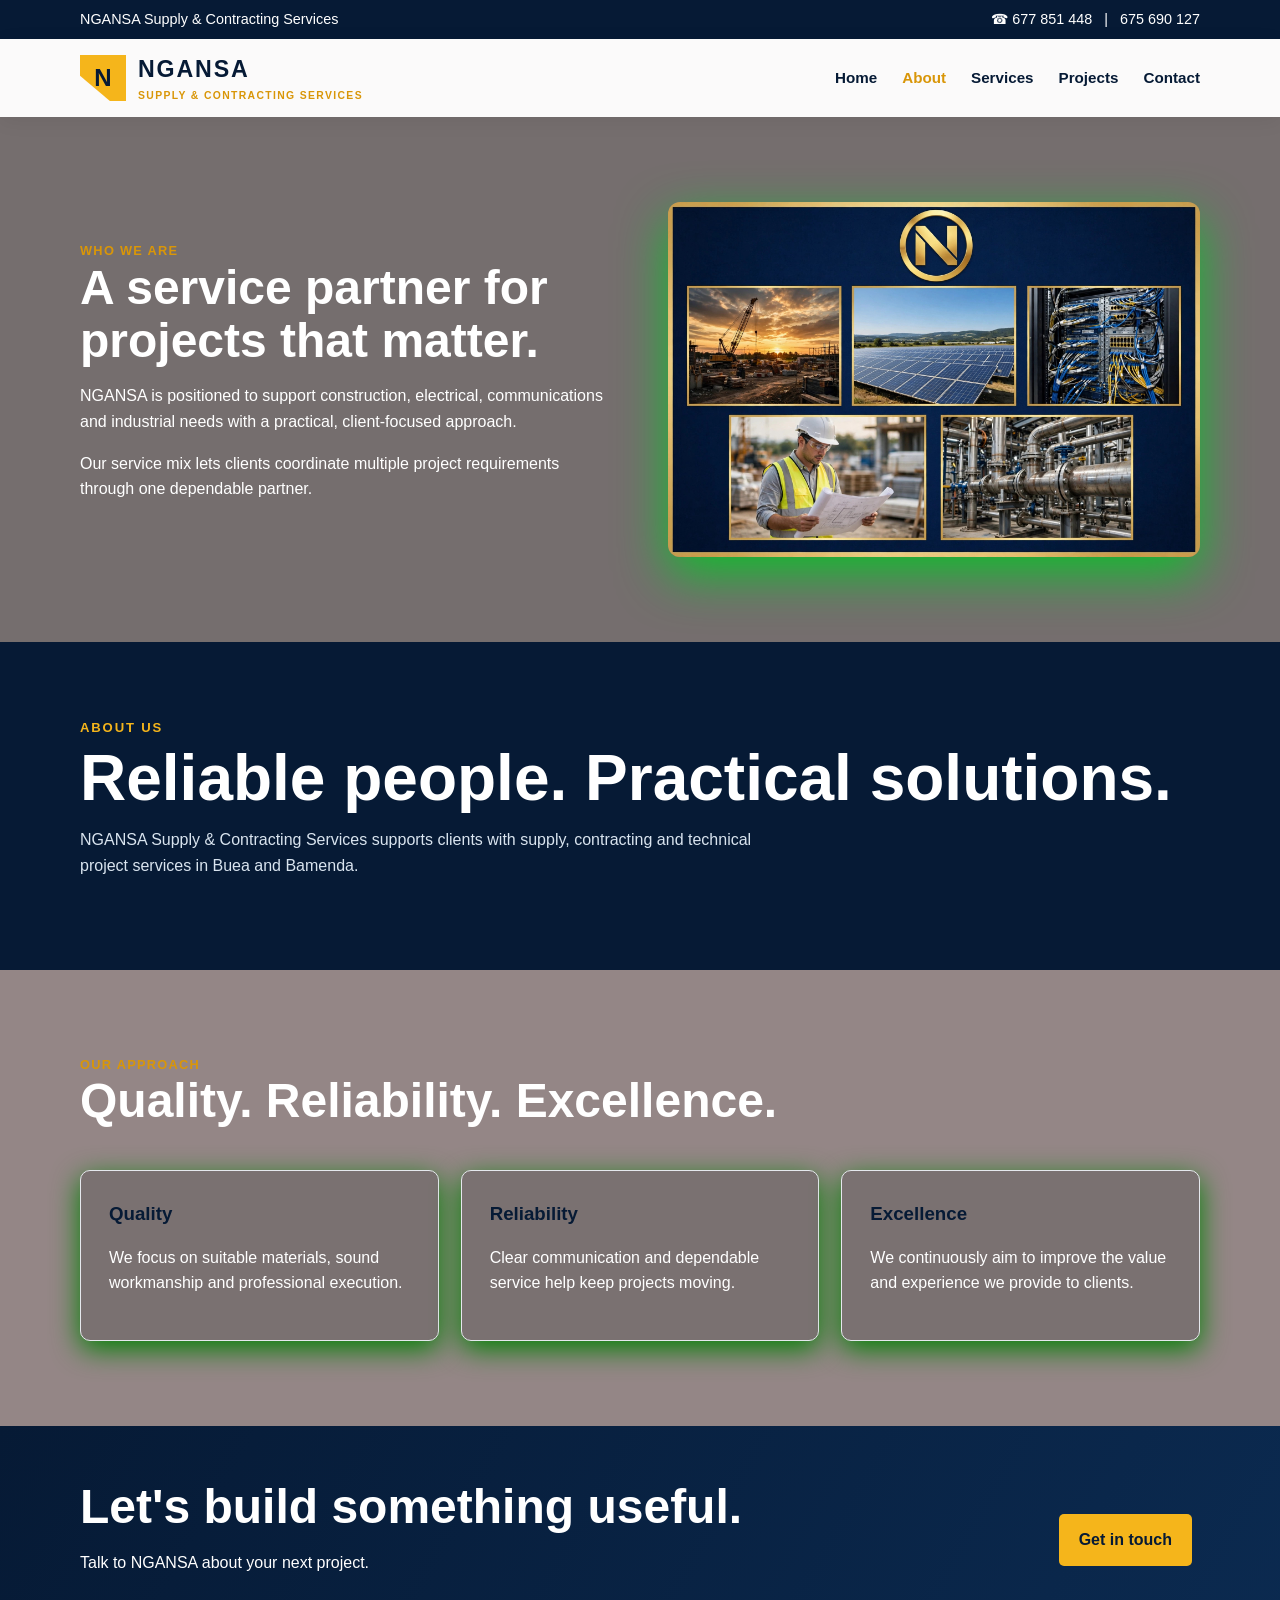
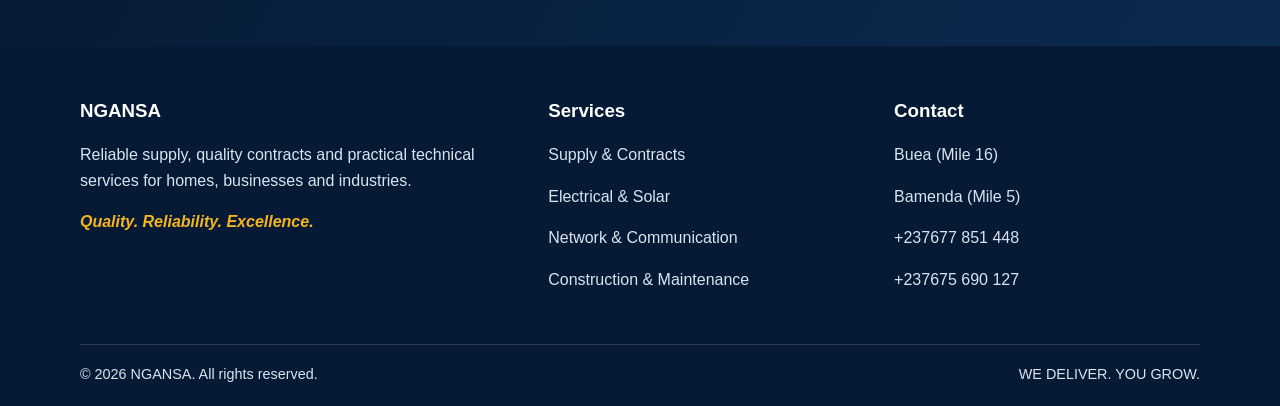
<file: about.html>
<!DOCTYPE html>
<html lang="en">

<head>
    <meta charset="UTF-8">
    <meta name="viewport" content="width=device-width, initial-scale=1.0">
    <meta name="description"
        content="NGANSA Supply & Contracting Services - supply, contracts, electrical, solar, network, construction and industrial services.">
    <title>About Us | NGANSA</title>
    <link rel="stylesheet" href="styles.css">
</head>

<body>
    <div class="topbar">
        <div class="container"><span>NGANSA Supply & Contracting Services</span><span>☎ 677 851 448 &nbsp; | &nbsp; 675
                690 127</span></div>
    </div>
    <header class="site-header">
        <nav class="nav container">
            <a class="brand" href="index.html"><span
                    class="brand-mark">N</span><span><strong>NGANSA</strong><small>SUPPLY & CONTRACTING
                        SERVICES</small></span></a>
            <button class="menu-btn" onclick="toggleMenu()" aria-label="Open navigation">☰</button>
            <ul class="nav-links">
                <li><a class="" href="index.html">Home</a></li>
                <li><a class="active" href="about.html">About</a></li>
                <li><a class="" href="services.html">Services</a></li>
                <li><a class="" href="projects.html">Projects</a></li>
                <li><a class="" href="contact.html">Contact</a></li>
            </ul>
        </nav>
    </header>

    <section class="section">
        <div class="container split">
            <div>
                <div class="kicker">Who we are</div>
                <h2>A service partner for projects that matter.</h2>
                <p>NGANSA is positioned to support construction, electrical, communications and industrial needs with a
                    practical, client-focused approach.</p>
                <p>Our service mix lets clients coordinate multiple project requirements through one dependable partner.
                </p>
            </div><img src="IMAGES/IMG-20260729-WA4032 (1) (1).jpg" alt="NGANSA company profile">
        </div>
    </section>
    <section class="page-hero">
        <div class="container">
            <div class="eyebrow">About us</div>
            <h1>Reliable people. Practical solutions.</h1>
            <p>NGANSA Supply & Contracting Services supports clients with supply, contracting and technical project
                services in Buea and Bamenda.</p>
        </div>
    </section>
    <section class="section alt">
        <div class="container">
            <div class="section-head">
                <div class="kicker">Our approach</div>
                <h2>Quality. Reliability. Excellence.</h2>
            </div>
            <div class="grid-3">
                <div class="card">
                    <h3>Quality</h3>
                    <p>We focus on suitable materials, sound workmanship and professional execution.</p>
                </div>
                <div class="card">
                    <h3>Reliability</h3>
                    <p>Clear communication and dependable service help keep projects moving.</p>
                </div>
                <div class="card">
                    <h3>Excellence</h3>
                    <p>We continuously aim to improve the value and experience we provide to clients.</p>
                </div>
            </div>
        </div>
    </section>
    <section class="cta">
        <div class="container cta-inner">
            <div>
                <h2>Let's build something useful.</h2>
                <p>Talk to NGANSA about your next project.</p>
            </div><a class="btn btn-gold" href="contact.html">Get in touch</a>
        </div>
    </section>

    <footer>
        <div class="container footer-grid">
            <div>
                <h3>NGANSA</h3>
                <p>Reliable supply, quality contracts and practical technical services for homes, businesses and
                    industries.</p>
                <p class="tagline">Quality. Reliability. Excellence.</p>
            </div>
            <div>
                <h3>Services</h3>
                <p><a href="services.html">Supply & Contracts</a></p>
                <p><a href="services.html">Electrical & Solar</a></p>
                <p><a href="services.html">Network & Communication</a></p>
                <p><a href="services.html">Construction & Maintenance</a></p>
            </div>
            <div>
                <h3>Contact</h3>
                <p>Buea (Mile 16)</p>
                <p>Bamenda (Mile 5)</p>
                <p>+237677 851 448</p>
                <p>+237675 690 127</p>
            </div>
        </div>
        <div class="container footer-bottom"><span>© 2026 NGANSA. All rights reserved.</span><span>WE DELIVER. YOU
                GROW.</span></div>
    </footer>
    <script src="script.js"></script>
</body>

</html>
</file>
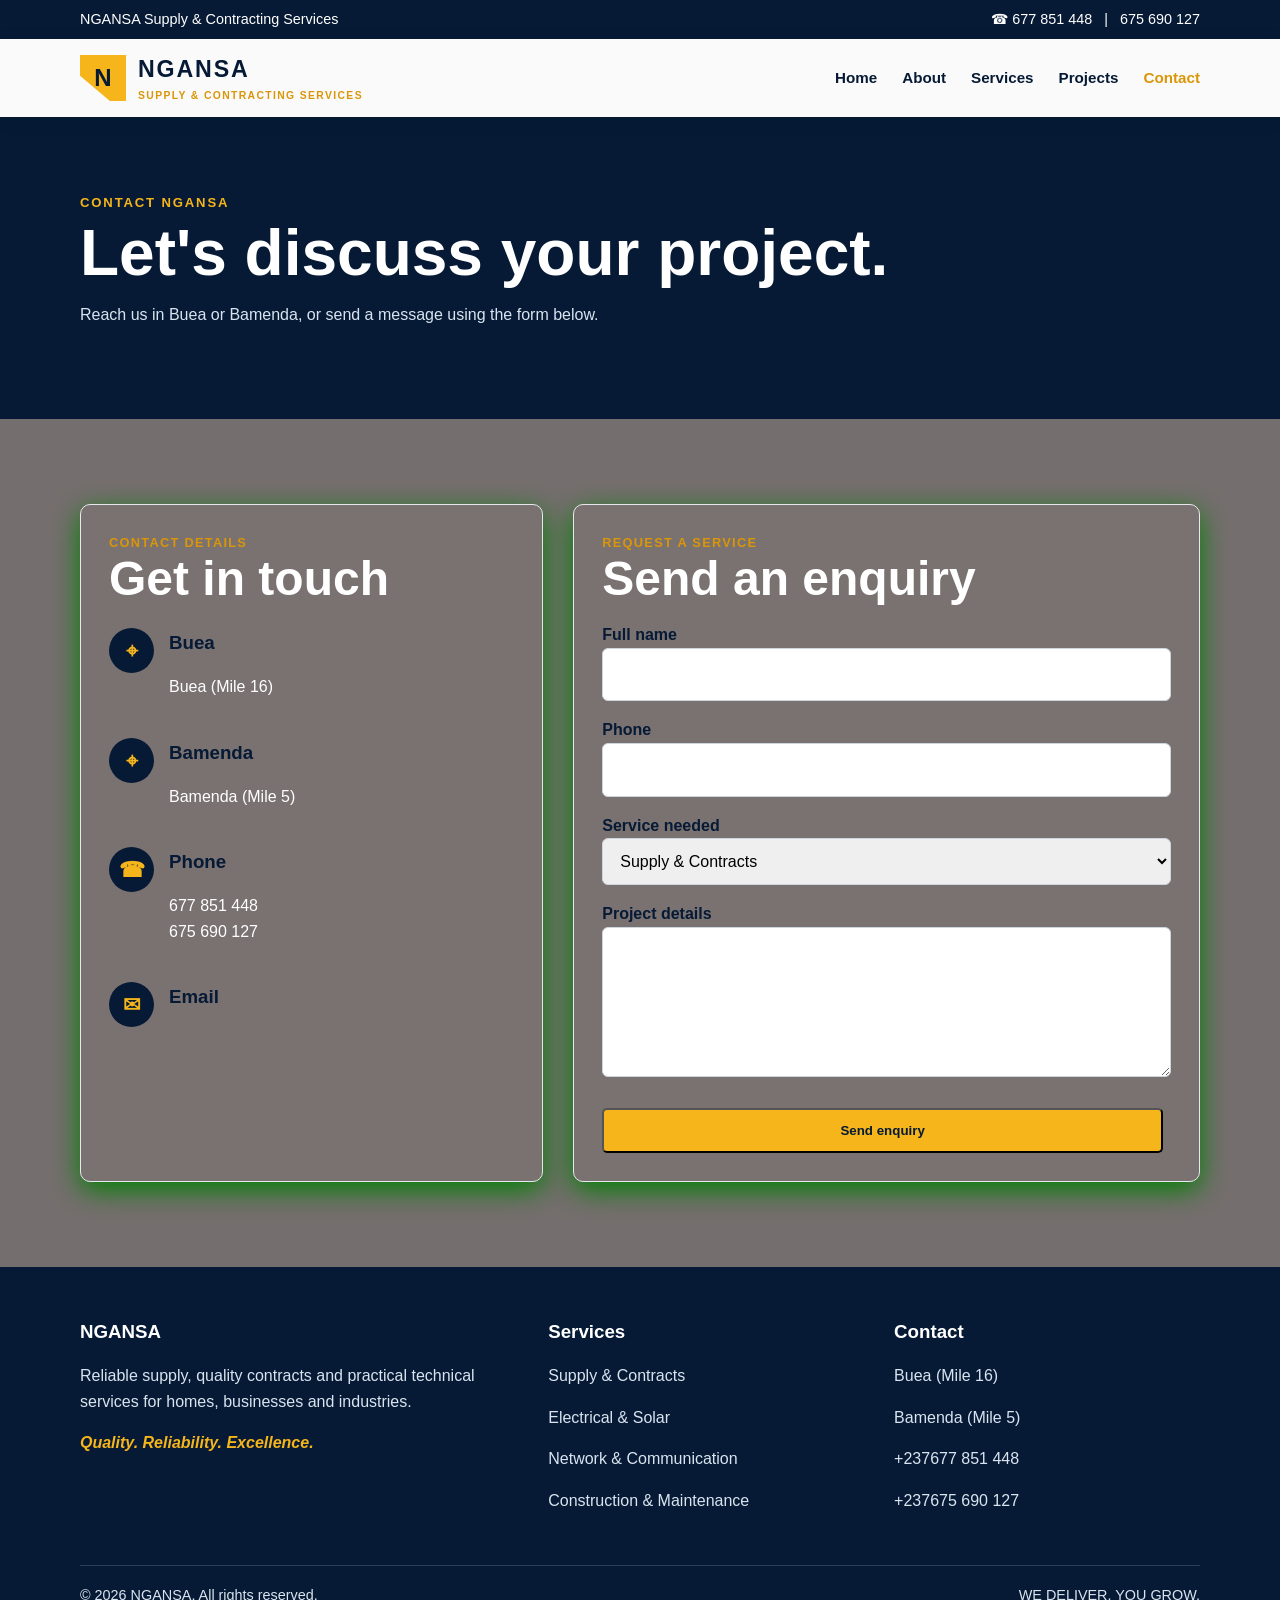
<file: contact.html>
<!DOCTYPE html>
<html lang="en">

<head>
    <meta charset="UTF-8">
    <meta name="viewport" content="width=device-width, initial-scale=1.0">
    <meta name="description"
        content="NGANSA Supply & Contracting Services - supply, contracts, electrical, solar, network, construction and industrial services.">
    <title>Contact | NGANSA</title>
    <link rel="stylesheet" href="styles.css">
</head>

<body>
    <div class="topbar">
        <div class="container"><span>NGANSA Supply & Contracting Services</span><span>☎ 677 851 448 &nbsp; | &nbsp; 675
                690 127</span></div>
    </div>
    <header class="site-header">
        <nav class="nav container">
            <a class="brand" href="index.html"><span
                    class="brand-mark">N</span><span><strong>NGANSA</strong><small>SUPPLY & CONTRACTING
                        SERVICES</small></span></a>
            <button class="menu-btn" onclick="toggleMenu()" aria-label="Open navigation">☰</button>
            <ul class="nav-links">
                <li><a class="" href="index.html">Home</a></li>
                <li><a class="" href="about.html">About</a></li>
                <li><a class="" href="services.html">Services</a></li>
                <li><a class="" href="projects.html">Projects</a></li>
                <li><a class="active" href="contact.html">Contact</a></li>
            </ul>
        </nav>
    </header>

    <section class="page-hero">
        <div class="container">
            <div class="eyebrow">Contact NGANSA</div>
            <h1>Let's discuss your project.</h1>
            <p>Reach us in Buea or Bamenda, or send a message using the form below.</p>
        </div>
    </section>
    <section class="section">
        <div class="container contact-grid">
            <div class="card">
                <div class="kicker">Contact details</div>
                <h2>Get in touch</h2>
                <div class="contact-item">
                    <div class="icon">⌖</div>
                    <div>
                        <h3>Buea</h3>
                        <p>Buea (Mile 16)</p>
                    </div>
                </div>
                <div class="contact-item">
                    <div class="icon">⌖</div>
                    <div>
                        <h3>Bamenda</h3>
                        <p>Bamenda (Mile 5)</p>
                    </div>
                </div>
                <div class="contact-item">
                    <div class="icon">☎</div>
                    <div>
                        <h3>Phone</h3>
                        <p>677 851 448<br>675 690 127</p>
                    </div>
                </div>
                <div class="contact-item">
                    <div class="icon">✉</div>
                    <div>
                        <h3>Email</h3>
                        <p><div NOT AVAILABLE AT THE MOMENTS></div></p>
                    </div>
                </div>
                
            </div>
            <div class="card">
                <div class="kicker">Request a service</div>
                <h2>Send an enquiry</h2>
                <form id="contactForm">
                    <div><label for="name">Full name</label><input id="name" name="name" required autocomplete="off"></div>
                    <div><label for="phone">Phone</label><input id="phone" name="phone" type="tel" required autocomplete="off"></div>
                    <div><label for="service">Service needed</label><select id="service" name="service">
                            <option>Supply & Contracts</option>
                            <option>Electrical & Solar Works</option>
                            <option>Network & Communication Systems</option>
                            <option>Construction & Maintenance</option>
                            <option>Industrial Installations</option>
                        </select></div>
                    <div><label for="message">Project details</label><textarea id="message" name="message"
                            required></textarea></div>
                    <button class="btn btn-gold" type="submit" href="http://wa.me/677851448">Send enquiry</button>
                </form>
            </div>
        </div>
    </section>

    <footer>
        <div class="container footer-grid">
            <div>
                <h3>NGANSA</h3>
                <p>Reliable supply, quality contracts and practical technical services for homes, businesses and
                    industries.</p>
                <p class="tagline">Quality. Reliability. Excellence.</p>
            </div>
            <div>
                <h3>Services</h3>
                <p><a href="services.html">Supply & Contracts</a></p>
                <p><a href="services.html">Electrical & Solar</a></p>
                <p><a href="services.html">Network & Communication</a></p>
                <p><a href="services.html">Construction & Maintenance</a></p>
            </div>
            <div>
                <h3>Contact</h3>
                <p>Buea (Mile 16)</p>
                <p>Bamenda (Mile 5)</p>
                <p>+237677 851 448</p>
                <p>+237675 690 127</p>
            </div>
        </div>
        <div class="container footer-bottom"><span>© 2026 NGANSA. All rights reserved.</span><span>WE DELIVER. YOU
                GROW.</span></div>
    </footer>
    <script src="script.js"></script>
</body>

</html>
</file>
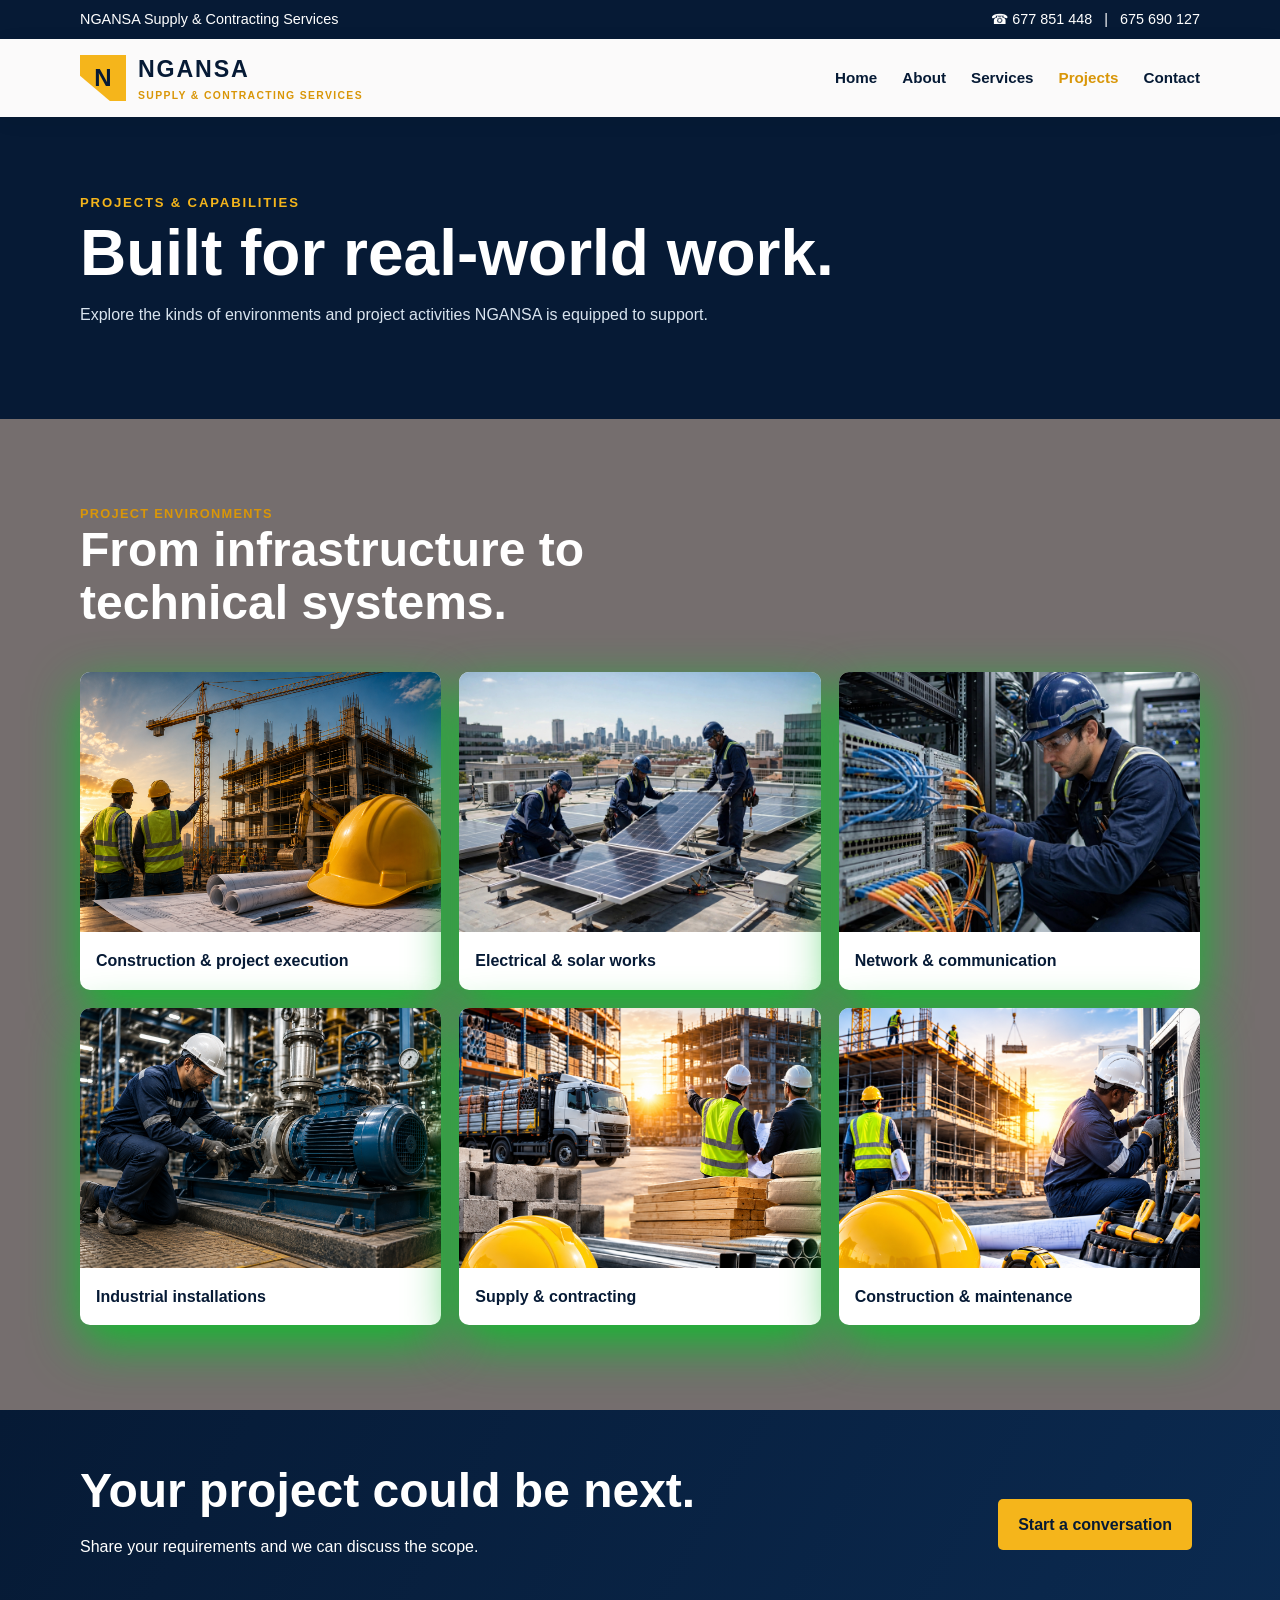
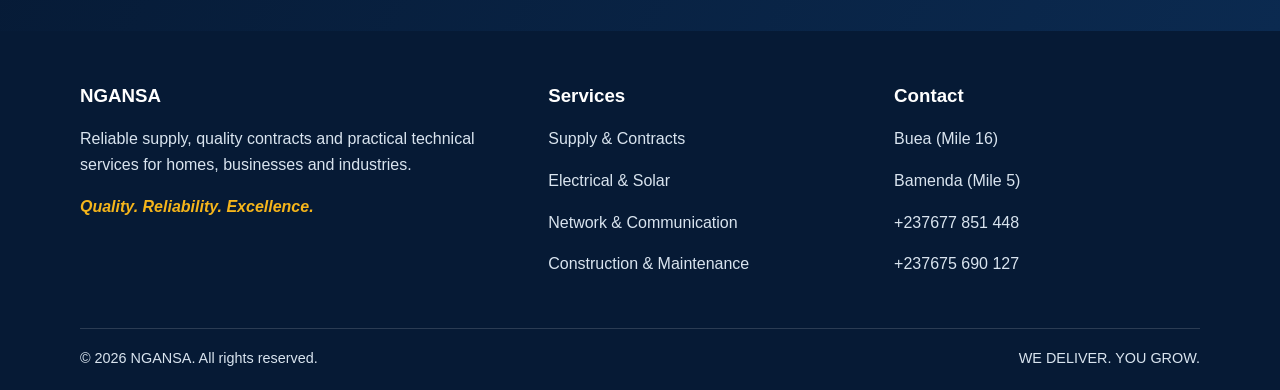
<file: projects.html>
<!DOCTYPE html>
<html lang="en">

<head>
    <meta charset="UTF-8">
    <meta name="viewport" content="width=device-width, initial-scale=1.0">
    <meta name="description"
        content="NGANSA Supply & Contracting Services - supply, contracts, electrical, solar, network, construction and industrial services.">
    <title>Projects | NGANSA</title>
    <link rel="stylesheet" href="styles.css">
</head>

<body>
    <div class="topbar">
        <div class="container"><span>NGANSA Supply & Contracting Services</span><span>☎ 677 851 448 &nbsp; | &nbsp; 675
                690 127</span></div>
    </div>
    <header class="site-header">
        <nav class="nav container">
            <a class="brand" href="index.html"><span
                    class="brand-mark">N</span><span><strong>NGANSA</strong><small>SUPPLY & CONTRACTING
                        SERVICES</small></span></a>
            <button class="menu-btn" onclick="toggleMenu()" aria-label="Open navigation">☰</button>
            <ul class="nav-links">
                <li><a class="" href="index.html">Home</a></li>
                <li><a class="" href="about.html">About</a></li>
                <li><a class="" href="services.html">Services</a></li>
                <li><a class="active" href="projects.html">Projects</a></li>
                <li><a class="" href="contact.html">Contact</a></li>
            </ul>
        </nav>
    </header>

    <section class="page-hero">
        <div class="container">
            <div class="eyebrow">Projects & capabilities</div>
            <h1>Built for real-world work.</h1>
            <p>Explore the kinds of environments and project activities NGANSA is equipped to support.</p>
        </div>
    </section>
    <section class="section">
        <div class="container">
            <div class="section-head">
                <div class="kicker">Project environments</div>
                <h2>From infrastructure to technical systems.</h2>
            </div>
            <div class="gallery">
                <figure><img src="IMAGES/file_00000000d2f081f48e6169f6450ce422 (1) (1).png"
                        alt="NGANSA construction and project work">
                    <figcaption>Construction & project execution</figcaption>
                </figure>
                <figure><img src="IMAGES/IMG-20260729-WA6979 (1) (1).jpg" alt="NGANSA electrical and solar services">
                    <figcaption>Electrical & solar works</figcaption>
                </figure>
                <figure><img src="IMAGES/IMG-20260729-WA7177 (1) (1).jpg" alt="NGANSA network communication services">
                    <figcaption>Network & communication</figcaption>
                </figure>
                <figure><img src="IMAGES/file_0000000034f4820abe10b89768e301c1 (1) (1).png"alt="NGANSA industrial installation services">
                    <figcaption>Industrial installations</figcaption>
                </figure>
                <figure><img src="IMAGES/file_00000000395c82108886fcdcbac9b803 (1) (1).png" alt="NGANSA supply and contracting">
                    <figcaption>Supply & contracting</figcaption>
                </figure>
                <figure><img src="IMAGES/file_0000000009b081f5b53c41dd3826ba79 (1).png" alt="NGANSA maintenance services">
                    <figcaption>Construction & maintenance</figcaption>
                </figure>
            </div>
        </div>
    </section>
    <section class="cta">
        <div class="container cta-inner">
            <div>
                <h2>Your project could be next.</h2>
                <p>Share your requirements and we can discuss the scope.</p>
            </div><a class="btn btn-gold" href="contact.html">Start a conversation</a>
        </div>
    </section>

    <footer>
        <div class="container footer-grid">
            <div>
                <h3>NGANSA</h3>
                <p>Reliable supply, quality contracts and practical technical services for homes, businesses and
                    industries.</p>
                <p class="tagline">Quality. Reliability. Excellence.</p>
            </div>
            <div>
                <h3>Services</h3>
                <p><a href="services.html">Supply & Contracts</a></p>
                <p><a href="services.html">Electrical & Solar</a></p>
                <p><a href="services.html">Network & Communication</a></p>
                <p><a href="services.html">Construction & Maintenance</a></p>
            </div>
            <div>
                <h3>Contact</h3>
                <p>Buea (Mile 16)</p>
                <p>Bamenda (Mile 5)</p>
                <p>+237677 851 448</p>
                <p>+237675 690 127</p>
            </div>
        </div>
        <div class="container footer-bottom"><span>© 2026 NGANSA. All rights reserved.</span><span>WE DELIVER. YOU
                GROW.</span></div>
    </footer>
    <script src="script.js"></script>
</body>

</html>
</file>
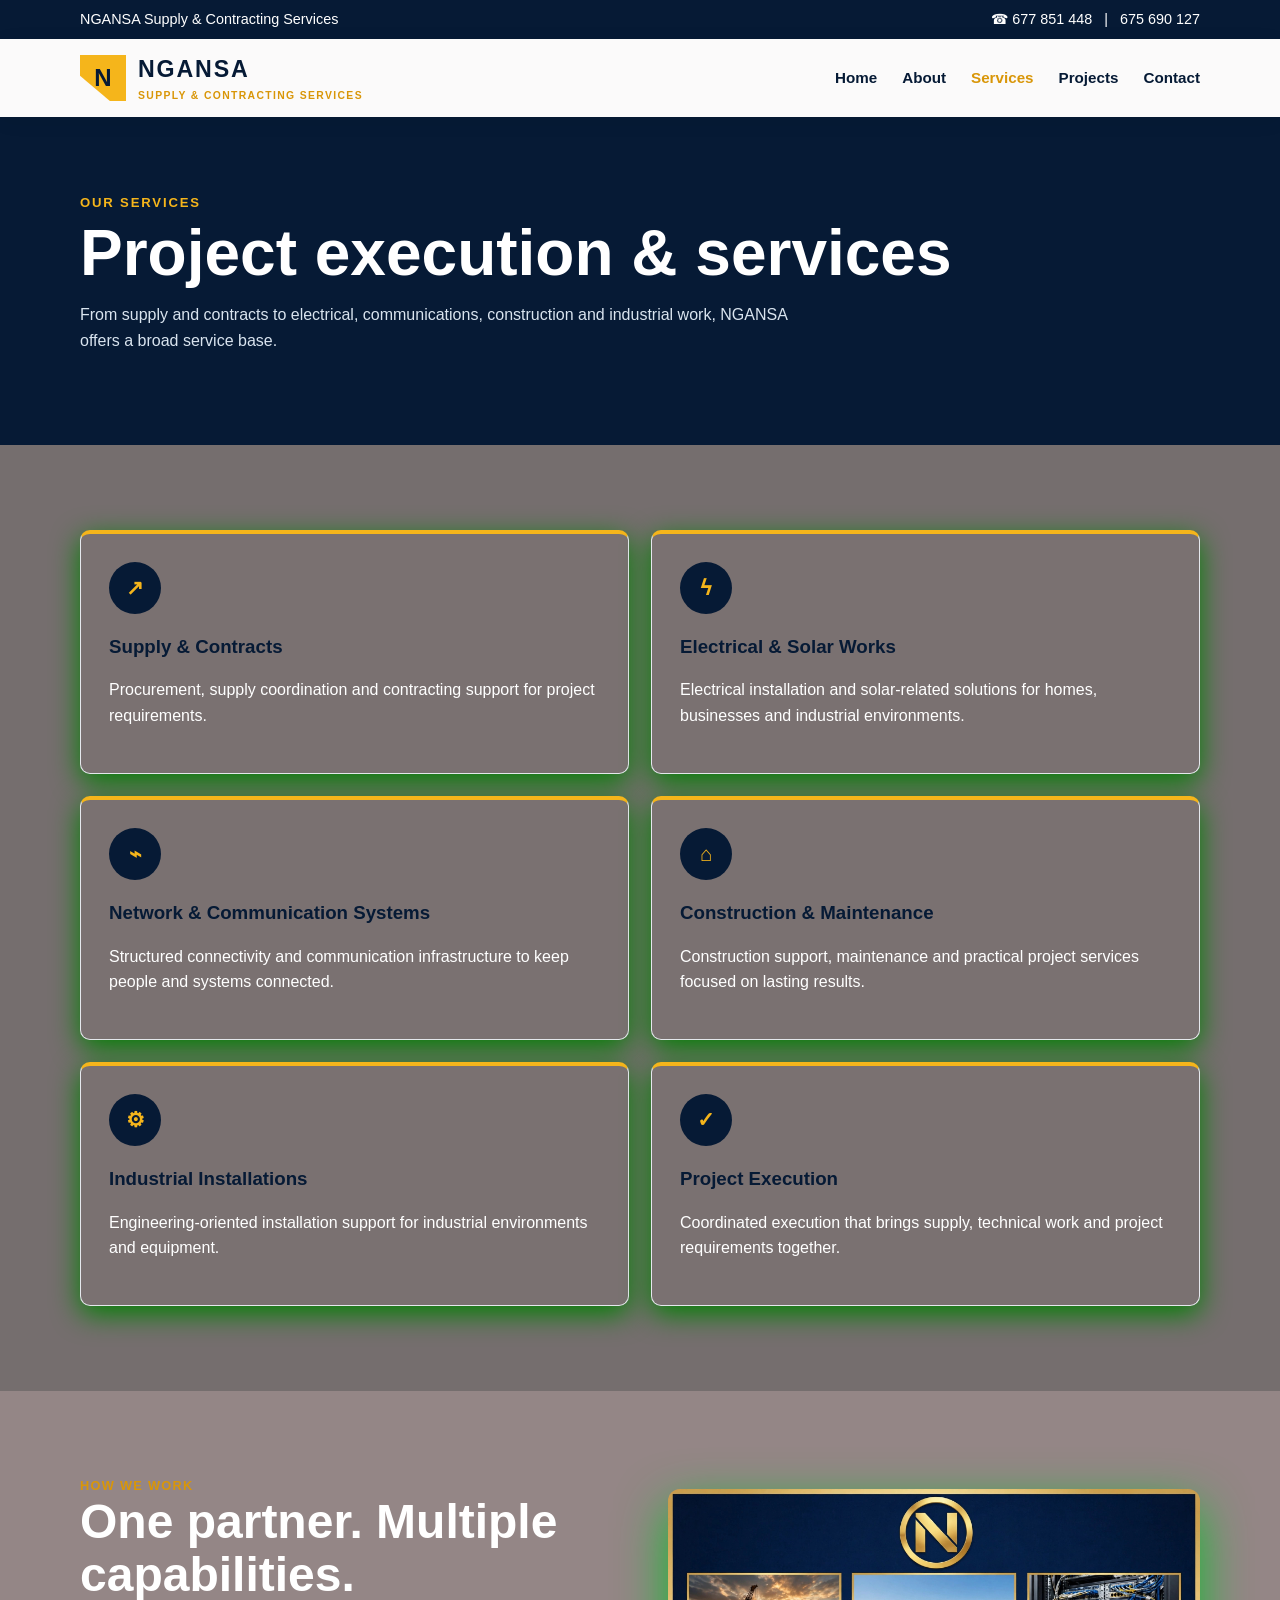
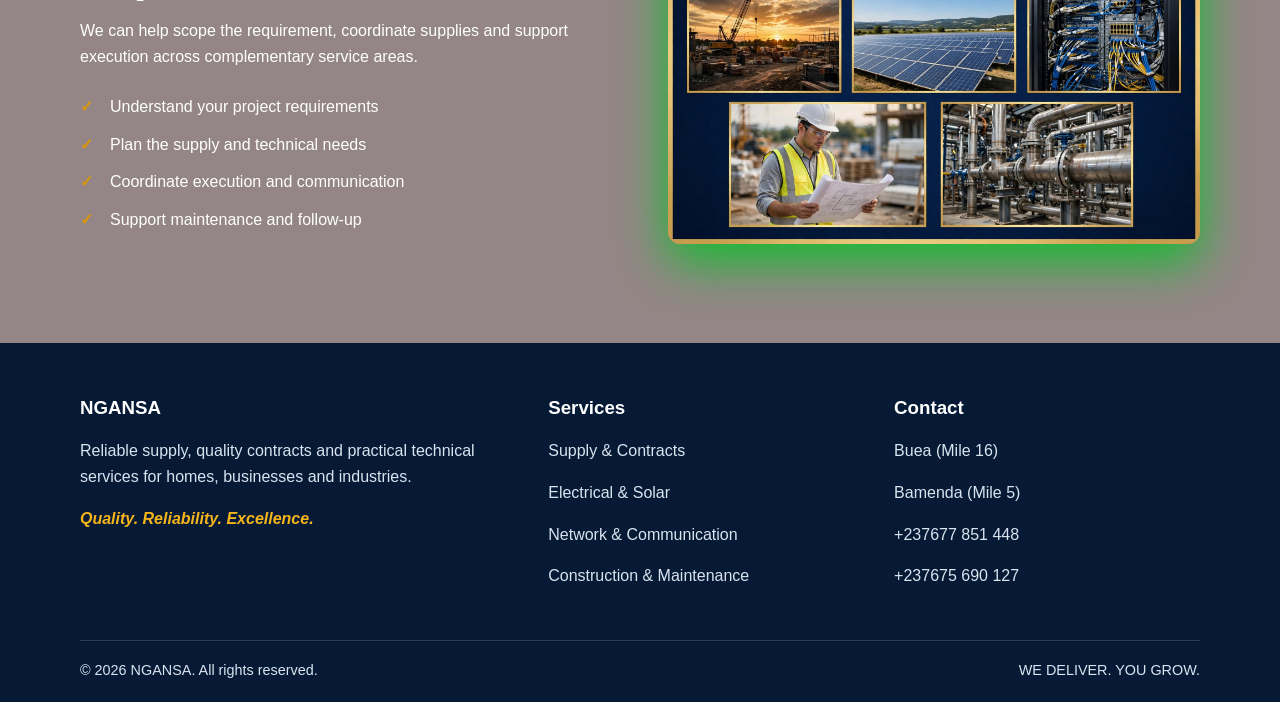
<file: services.html>
<!DOCTYPE html>
<html lang="en">

<head>
    <meta charset="UTF-8">
    <meta name="viewport" content="width=device-width, initial-scale=1.0">
    <meta name="description"
        content="NGANSA Supply & Contracting Services - supply, contracts, electrical, solar, network, construction and industrial services.">
    <title>Services | NGANSA</title>
    <link rel="stylesheet" href="styles.css">
</head>

<body>
    <div class="topbar">
        <div class="container"><span>NGANSA Supply & Contracting Services</span><span>☎ 677 851 448 &nbsp; | &nbsp; 675
                690 127</span></div>
    </div>
    <header class="site-header">
        <nav class="nav container">
            <a class="brand" href="index.html"><span
                    class="brand-mark">N</span><span><strong>NGANSA</strong><small>SUPPLY & CONTRACTING
                        SERVICES</small></span></a>
            <button class="menu-btn" onclick="toggleMenu()" aria-label="Open navigation">☰</button>
            <ul class="nav-links">
                <li><a class="" href="index.html">Home</a></li>
                <li><a class="" href="about.html">About</a></li>
                <li><a class="active" href="services.html">Services</a></li>
                <li><a class="" href="projects.html">Projects</a></li>
                <li><a class="" href="contact.html">Contact</a></li>
            </ul>
        </nav>
    </header>

    <section class="page-hero">
        <div class="container">
            <div class="eyebrow">Our services</div>
            <h1>Project execution & services</h1>
            <p>From supply and contracts to electrical, communications, construction and industrial work, NGANSA offers
                a broad service base.</p>
        </div>
    </section>
    <section class="section">
        <div class="container">
            <div class="service-list">
                <article class="card">
                    <div class="icon">↗</div>
                    <h3>Supply & Contracts</h3>
                    <p>Procurement, supply coordination and contracting support for project requirements.</p>
                </article>
                <article class="card">
                    <div class="icon">ϟ</div>
                    <h3>Electrical & Solar Works</h3>
                    <p>Electrical installation and solar-related solutions for homes, businesses and industrial
                        environments.</p>
                </article>
                <article class="card">
                    <div class="icon">⌁</div>
                    <h3>Network & Communication Systems</h3>
                    <p>Structured connectivity and communication infrastructure to keep people and systems connected.
                    </p>
                </article>
                <article class="card">
                    <div class="icon">⌂</div>
                    <h3>Construction & Maintenance</h3>
                    <p>Construction support, maintenance and practical project services focused on lasting results.</p>
                </article>
                <article class="card">
                    <div class="icon">⚙</div>
                    <h3>Industrial Installations</h3>
                    <p>Engineering-oriented installation support for industrial environments and equipment.</p>
                </article>
                <article class="card">
                    <div class="icon">✓</div>
                    <h3>Project Execution</h3>
                    <p>Coordinated execution that brings supply, technical work and project requirements together.</p>
                </article>
            </div>
        </div>
    </section>
    <section class="section alt">
        <div class="container split">
            <div>
                <div class="kicker">How we work</div>
                <h2>One partner. Multiple capabilities.</h2>
                <p>We can help scope the requirement, coordinate supplies and support execution across complementary
                    service areas.</p>
                <ul class="checks">
                    <li>Understand your project requirements</li>
                    <li>Plan the supply and technical needs</li>
                    <li>Coordinate execution and communication</li>
                    <li>Support maintenance and follow-up</li>
                </ul>
            </div><img src="IMAGES/IMG-20260729-WA4032 (1) (1).jpg" alt="NGANSA services">
        </div>
    </section>

    <footer>
        <div class="container footer-grid">
            <div>
                <h3>NGANSA</h3>
                <p>Reliable supply, quality contracts and practical technical services for homes, businesses and
                    industries.</p>
                <p class="tagline">Quality. Reliability. Excellence.</p>
            </div>
            <div>
                <h3>Services</h3>
                <p><a href="services.html">Supply & Contracts</a></p>
                <p><a href="services.html">Electrical & Solar</a></p>
                <p><a href="services.html">Network & Communication</a></p>
                <p><a href="services.html">Construction & Maintenance</a></p>
            </div>
            <div>
                <h3>Contact</h3>
                <p>Buea (Mile 16)</p>
                <p>Bamenda (Mile 5)</p>
                <p>+237677 851 448</p>
                <p>+237675 690 127</p>
            </div>
        </div>
        <div class="container footer-bottom"><span>© 2026 NGANSA. All rights reserved.</span><span>WE DELIVER. YOU
                GROW.</span></div>
    </footer>
    <script src="script.js"></script>
</body>

</html>
</file>
<file: styles.css>
:root {
  --navy:#061a35;
  --navy-2:#0b2a50;
  --gold: #f5b51b;
  --gold-2: #d99608;
  --cream: #30ce8c;
  --white: #f5f5f2;
  --text: white;
  --muted: #637083;
  --line: #e5e8ed;
  --shadow: 0 18px 50px rgb(16, 190, 45);
}

* {
  box-sizing: border-box
}

html {
  scroll-behavior: smooth
}

body {
  margin: 0;
  font-family: Arial, Helvetica, sans-serif;
  color: var(--text);
  background: rgb(117, 110, 110);
  line-height: 1.6
}

a {
  color: inherit
}

img {
  max-width: 100%;
  display: block
}

.container {
  width: min(1120px, 92%);
  margin: auto
}

.topbar {
  background: var(--navy);
  color: #fff;
  font-size: .9rem
}

.topbar .container {
  display: flex;
  justify-content: space-between;
  gap: 20px;
  padding: 8px 0
}

.site-header {
  background: rgba(255, 255, 255, .97);
  position: sticky;
  top: 0;
  z-index: 50;
  box-shadow: 0 4px 20px rgba(0, 0, 0, .06)
}

.nav {
  min-height: 78px;
  display: flex;
  align-items: center;
  justify-content: space-between;
  gap: 30px
}

.brand {
  display: flex;
  align-items: center;
  gap: 12px;
  text-decoration: none
}

.brand-mark {
  width: 46px;
  height: 46px;
  background: var(--gold);
  color: var(--navy);
  display: grid;
  place-items: center;
  font-weight: 900;
  font-size: 1.5rem;
  clip-path: polygon(0 0, 100% 0, 100% 100%, 65% 100%, 0 45%)
}

.brand strong {
  font-size: 1.45rem;
  letter-spacing: .08em;
  color: var(--navy)
}

.brand small {
  display: block;
  color: var(--gold-2);
  font-size: .65rem;
  letter-spacing: .13em;
  font-weight: 700
}

.nav-links {
  display: flex;
  align-items: center;
  gap: 25px;
  list-style: none;
  margin: 0;
  padding: 0
}

.nav-links a {
  text-decoration: none;
  font-weight: 700;
  color: var(--navy);
  font-size: .95rem
}

.nav-links a:hover,
.nav-links a.active {
  color: var(--gold-2)
}

.menu-btn {
  display: none;
  border: 0;
  background: var(--navy);
  color: #fff;
  padding: 10px 12px;
  border-radius: 6px
}

.hero {
  background: linear-gradient(120deg, var(--navy), rgb(105, 43, 43));
  color: #fff;
  position: relative;
  overflow: hidden
}

.hero:after {
  content: "";
  position: absolute;
  width: 420px;
  height: 420px;
  border: 1px solid rgba(245, 181, 27, .35);
  border-radius: 50%;
  right: -170px;
  top: -150px
}

.hero-grid {
  display: grid;
  grid-template-columns: 1.1fr .9fr;
  gap: 50px;
  align-items: center;
  min-height: 610px;
  padding: 75px 0
}

.eyebrow {
  color: var(--gold);
  font-weight: 800;
  letter-spacing: .14em;
  text-transform: uppercase;
  font-size: .82rem
}

h1 {
  font-size: clamp(2.5rem, 6vw, 5rem);
  line-height: 1.02;
  margin: 15px 0 22px
}

h2 {
  font-size: clamp(1.8rem, 4vw, 3rem);
  line-height: 1.1;
  margin: 0 0 16px;
  color:white;
}

h3 {
  color: var(--navy);
  margin: 0 0 8px
}

.hero p {
  font-size: 1.12rem;
  max-width: 650px;
  color: #d9e4ef
}

.btn {
  display: inline-block;
  padding: 13px 20px;
  border-radius: 5px;
  text-decoration: none;
  font-weight: 800;
  margin: 8px 8px 0 0
}

.btn-gold {
  background: var(--gold);
  color: var(--navy)
}

.btn-outline {
  border: 1px solid rgba(255, 255, 255, .6);
  color: #fff
}

.hero-card {
  background: #fff;
  padding: 10px;
  box-shadow: var(--shadow);
  transform: rotate(2deg)
}

.hero-card img {
  aspect-ratio: 4/5;
  object-fit: cover
}

.section {
  padding: 85px 0
}

.section.alt {
  background: rgb(148, 134, 134);
}

.section-head {
  max-width: 720px;
  margin-bottom: 42px
}

.kicker {
  color: var(--gold-2);
  font-weight: 800;
  text-transform: uppercase;
  letter-spacing: .1em;
  font-size: .8rem
}

.grid-3 {
  display: grid;
  grid-template-columns: repeat(3, 1fr);
  gap: 22px
}

.grid-2 {
  display: grid;
  grid-template-columns: repeat(2, 1fr);
  gap: 30px
}

.card {
  background:rgb(122, 113, 113);
  border: 1px solid var(--line);
  padding: 28px;
  border-radius: 10px;
  box-shadow: 0 8px 28px green;
  
}

.icon {
  width: 52px;
  height: 52px;
  border-radius: 50%;
  background: var(--navy);
  color: var(--gold);
  display: grid;
  place-items: center;
  font-size: 1.3rem;
  font-weight: 900;
  margin-bottom: 18px
}

.service-card {
  transition: .2s transform, .2s box-shadow
}

.service-card:hover {
  transform: translateY(-5px);
  box-shadow: var(--shadow)
}

.service-card p,
.card p {
  color: white;
}

.split {
  display: grid;
  grid-template-columns: 1fr 1fr;
  gap: 55px;
  align-items: center
}

.split img {
  border-radius: 12px;
  box-shadow: var(--shadow)
}

.checks {
  list-style: none;
  padding: 0;
  margin: 25px 0
}

.checks li {
  margin: 12px 0;
  padding-left: 30px;
  position: relative
}

.checks li:before {
  content: "✓";
  position: absolute;
  left: 0;
  color: var(--gold-2);
  font-weight: 900
}

.page-hero {
  background: var(--navy);
  color: #fff;
  padding: 75px 0
}

.page-hero h1 {
  font-size: clamp(2.2rem, 5vw, 4rem);
  margin: 8px 0
}

.page-hero p {
  max-width: 720px;
  color: #d9e4ef
}

.service-list {
  display: grid;
  grid-template-columns: repeat(2, 1fr);
  gap: 22px
}

.service-list .card {
  border-top: 4px solid var(--gold)
}

.gallery {
  display: grid;
  grid-template-columns: repeat(3, 1fr);
  gap: 18px
}

.gallery figure {
  margin: 0;
  background: #fff;
  border-radius: 10px;
  overflow: hidden;
  box-shadow: var(--shadow)
}

.gallery img {
  width: 100%;
  height: 260px;
  object-fit: cover
}

.gallery figcaption {
  padding: 16px;
  font-weight: 700;
  color: var(--navy)
}

.contact-grid {
  display: grid;
  grid-template-columns: .85fr 1.15fr;
  gap: 30px
}

.contact-item {
  display: flex;
  gap: 15px;
  margin: 22px 0
}

.contact-item .icon {
  flex: 0 0 45px;
  width: 45px;
  height: 45px;
  margin: 0
}

form {
  display: grid;
  gap: 16px
}

label {
  font-weight: 700;
  color: var(--navy)
}

input,
textarea,
select {
  width: 100%;
  padding: 13px;
  border: 1px solid #cfd5dd;
  border-radius: 6px;
  font: inherit
}

textarea {
  min-height: 150px;
  resize: vertical
}

footer {
  background: var(--navy);
  color: #d9e4ef;
  padding: 50px 0 20px
}

.footer-grid {
  display: grid;
  grid-template-columns: 1.4fr 1fr 1fr;
  gap: 40px
}

footer h3 {
  color: #fff
}

footer a {
  text-decoration: none
}

.footer-bottom {
  border-top: 1px solid rgba(255, 255, 255, .15);
  margin-top: 35px;
  padding-top: 18px;
  display: flex;
  justify-content: space-between;
  gap: 15px;
  font-size: .9rem
}

.tagline {
  color: var(--gold);
  font-weight: 800;
  font-style: italic
}

.cta {
  background: linear-gradient(120deg, var(--navy), var(--navy-2));
  color: #fff;
  padding: 55px 0
}

.cta-inner {
  display: flex;
  align-items: center;
  justify-content: space-between;
  gap: 25px
}

.cta h2 {
  color: #fff;
  margin: 0
}

.small-note {
  color: var(--muted);
  font-size: .92rem
}

@media(max-width:850px) {
  .nav-links {
    display: none;
    position: absolute;
    left: 0;
    right: 0;
    top: 78px;
    background: #fff;
    padding: 20px;
    flex-direction: column;
    align-items: flex-start;
    box-shadow: 0 15px 25px rgba(0, 0, 0, .1)
  }

  .nav-links.open {
    display: flex
  }

  .menu-btn {
    display: block
  }

  .hero-grid,
  .split,
  .contact-grid {
    grid-template-columns: 1fr
  }

  .hero-grid {
    padding: 55px 0
  }

  .hero-card {
    max-width: 520px;
    margin: auto
  }

  .grid-3,
  .gallery,
  .service-list {
    grid-template-columns: 1fr 1fr
  }

  .footer-grid {
    grid-template-columns: 1fr 1fr
  }
}

@media(max-width:560px) {
  .topbar .container {
    flex-direction: column;
    gap: 2px
  }

  .grid-3,
  .grid-2,
  .gallery,
  .service-list,
  .footer-grid {
    grid-template-columns: 1fr
  }

  .section {
    padding: 60px 0
  }

  .cta-inner,
  .footer-bottom {
    flex-direction: column;
    align-items: flex-start
  }
}
</file>
